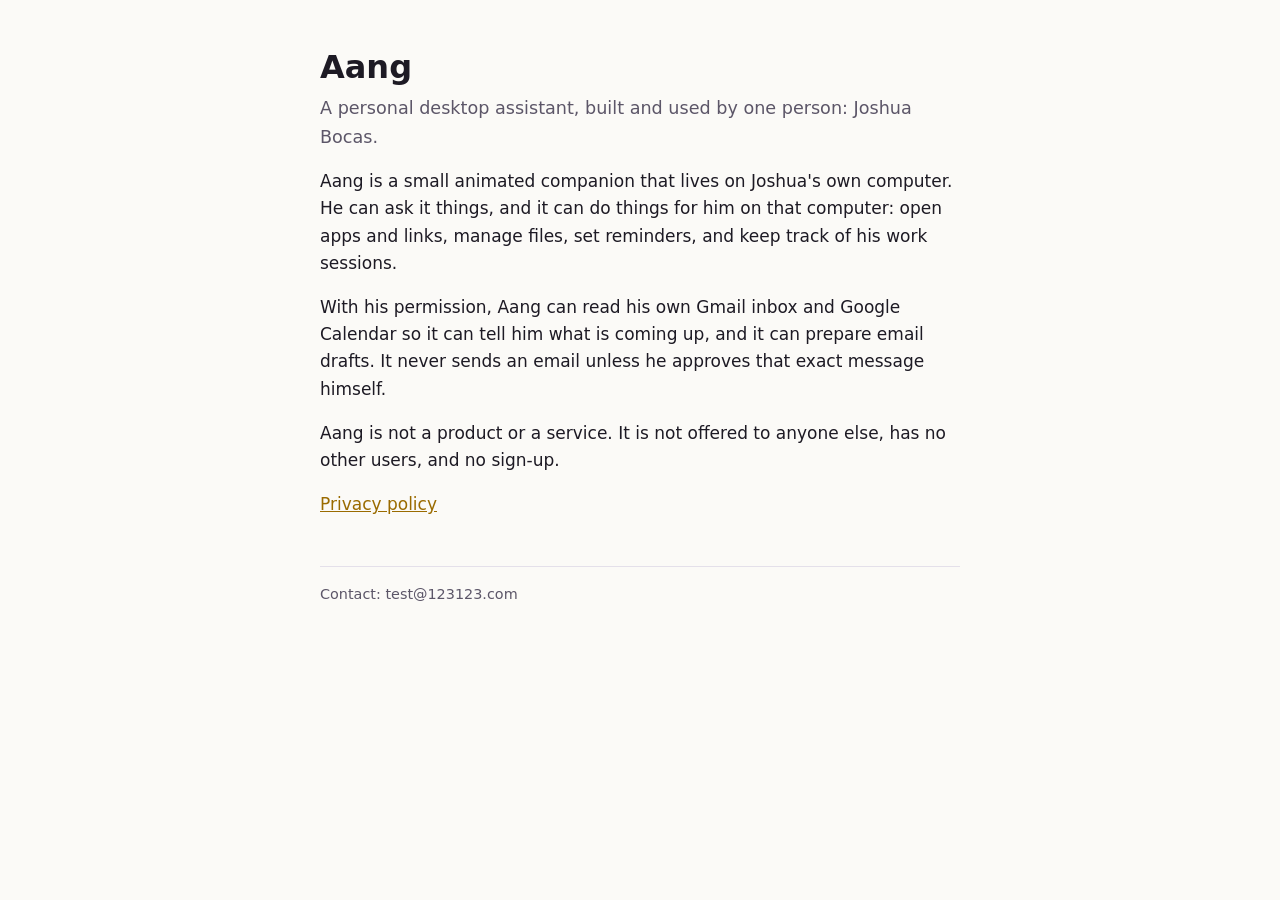
<file: index.html>
<!doctype html>
<html lang="en">
<head>
<meta charset="utf-8">
<meta name="viewport" content="width=device-width, initial-scale=1">
<title>Aang</title>
<meta name="description" content="Aang is a personal desktop assistant used by one person, Joshua Bocas.">
<link rel="stylesheet" href="style.css">
</head>
<body>
<main>
  <h1>Aang</h1>
  <p class="lede">A personal desktop assistant, built and used by one person: Joshua Bocas.</p>

  <p>Aang is a small animated companion that lives on Joshua's own computer. He can ask it things, and it can
  do things for him on that computer: open apps and links, manage files, set reminders, and keep track of his
  work sessions.</p>

  <p>With his permission, Aang can read his own Gmail inbox and Google Calendar so it can tell him what is
  coming up, and it can prepare email drafts. It never sends an email unless he approves that exact message
  himself.</p>

  <p>Aang is not a product or a service. It is not offered to anyone else, has no other users, and no
  sign-up.</p>

  <p><a href="privacy.html">Privacy policy</a></p>

  <footer>Contact: test@123123.com</footer>
</main>
</body>
</html>
</file>
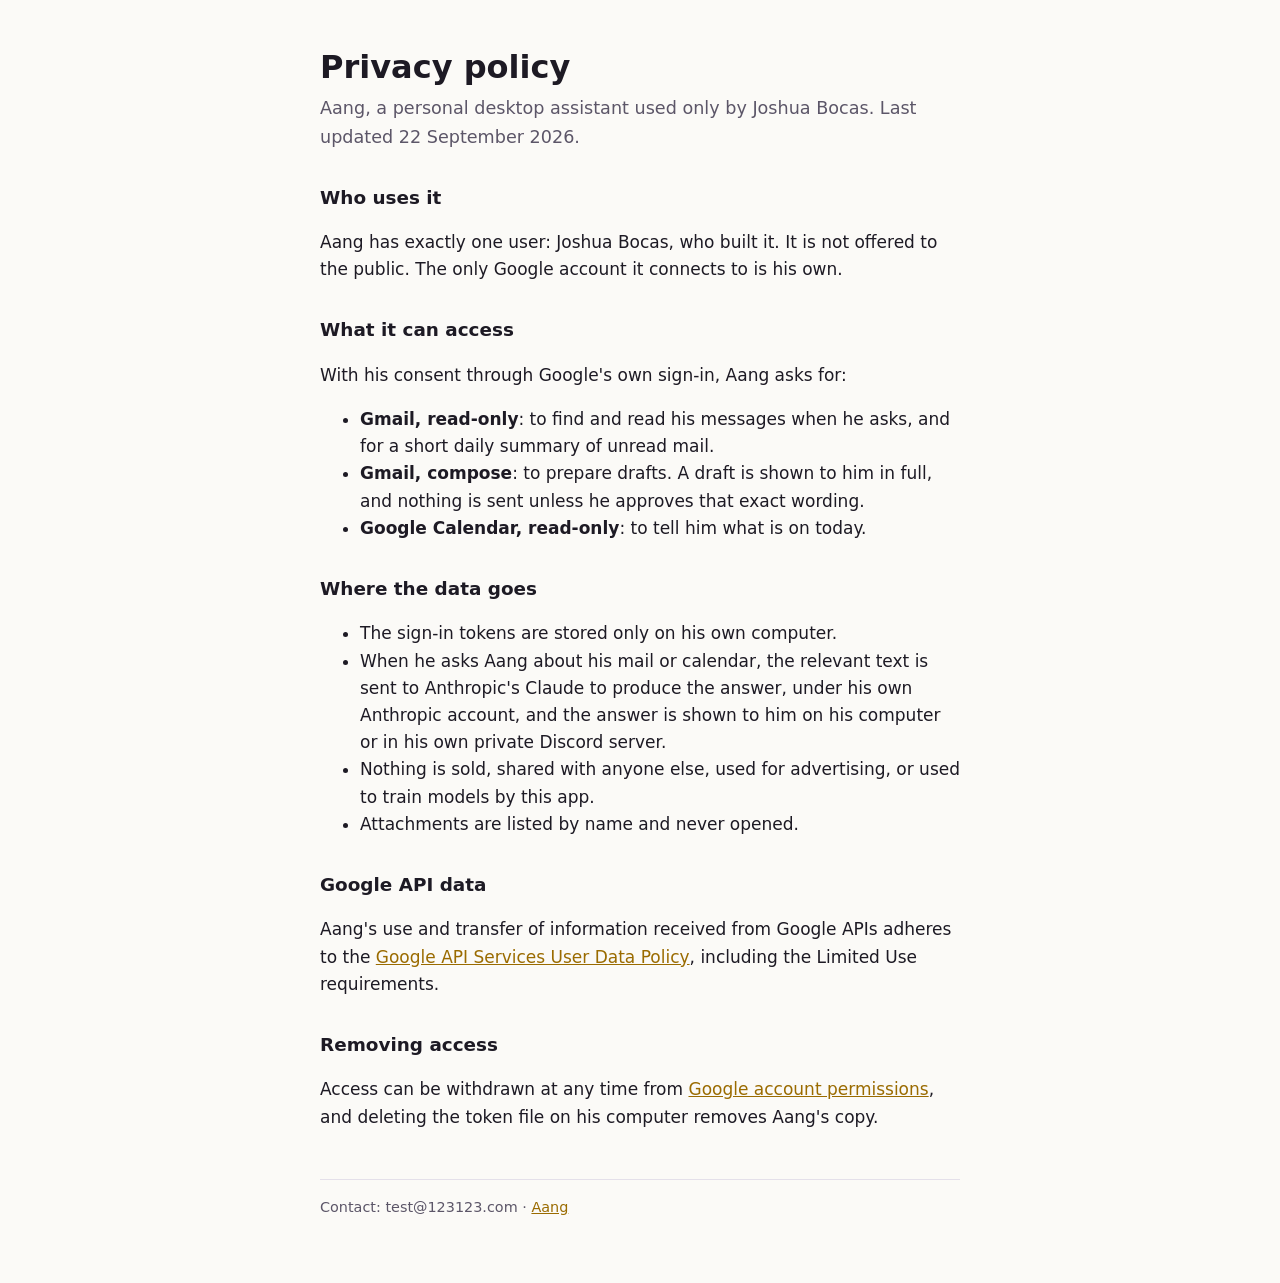
<file: privacy.html>
<!doctype html>
<html lang="en">
<head>
<meta charset="utf-8">
<meta name="viewport" content="width=device-width, initial-scale=1">
<title>Aang privacy policy</title>
<meta name="description" content="How Aang, a single-user personal assistant, handles Google account data.">
<link rel="stylesheet" href="style.css">
</head>
<body>
<main>
  <h1>Privacy policy</h1>
  <p class="lede">Aang, a personal desktop assistant used only by Joshua Bocas. Last updated 22 September 2026.</p>

  <h2>Who uses it</h2>
  <p>Aang has exactly one user: Joshua Bocas, who built it. It is not offered to the public. The only Google
  account it connects to is his own.</p>

  <h2>What it can access</h2>
  <p>With his consent through Google's own sign-in, Aang asks for:</p>
  <ul>
    <li><strong>Gmail, read-only</strong>: to find and read his messages when he asks, and for a short daily
    summary of unread mail.</li>
    <li><strong>Gmail, compose</strong>: to prepare drafts. A draft is shown to him in full, and nothing is sent
    unless he approves that exact wording.</li>
    <li><strong>Google Calendar, read-only</strong>: to tell him what is on today.</li>
  </ul>

  <h2>Where the data goes</h2>
  <ul>
    <li>The sign-in tokens are stored only on his own computer.</li>
    <li>When he asks Aang about his mail or calendar, the relevant text is sent to Anthropic's Claude to produce
    the answer, under his own Anthropic account, and the answer is shown to him on his computer or in his own
    private Discord server.</li>
    <li>Nothing is sold, shared with anyone else, used for advertising, or used to train models by this app.</li>
    <li>Attachments are listed by name and never opened.</li>
  </ul>

  <h2>Google API data</h2>
  <p>Aang's use and transfer of information received from Google APIs adheres to the
  <a href="https://developers.google.com/terms/api-services-user-data-policy">Google API Services User Data
  Policy</a>, including the Limited Use requirements.</p>

  <h2>Removing access</h2>
  <p>Access can be withdrawn at any time from
  <a href="https://myaccount.google.com/permissions">Google account permissions</a>, and deleting the token file
  on his computer removes Aang's copy.</p>

  <footer>Contact: test@123123.com &middot; <a href="index.html">Aang</a></footer>
</main>
</body>
</html>
</file>
<file: style.css>
:root { --bg: #fbfaf7; --text: #1d1a24; --muted: #5c5668; --line: #e4e0ea; --accent: #9a6b00; }
@media (prefers-color-scheme: dark) { :root { --bg: #100a22; --text: #e8e4f0; --muted: #b3acc4; --line: #2a2140; --accent: #ffc43c; } }
* { box-sizing: border-box; }
body { margin: 0; background: var(--bg); color: var(--text); font: 17px/1.6 system-ui, -apple-system, "Segoe UI", sans-serif; }
main { max-width: 42rem; margin: 0 auto; padding: 3rem 1rem 4rem; }
h1 { font-size: 2rem; line-height: 1.2; margin: 0 0 .5rem; }
h2 { font-size: 1.15rem; margin: 2rem 0 .5rem; }
p, li { color: var(--text); }
.lede { color: var(--muted); font-size: 1.1rem; margin-top: 0; }
a { color: var(--accent); }
footer { margin-top: 3rem; padding-top: 1rem; border-top: 1px solid var(--line); color: var(--muted); font-size: .9rem; }
</file>
